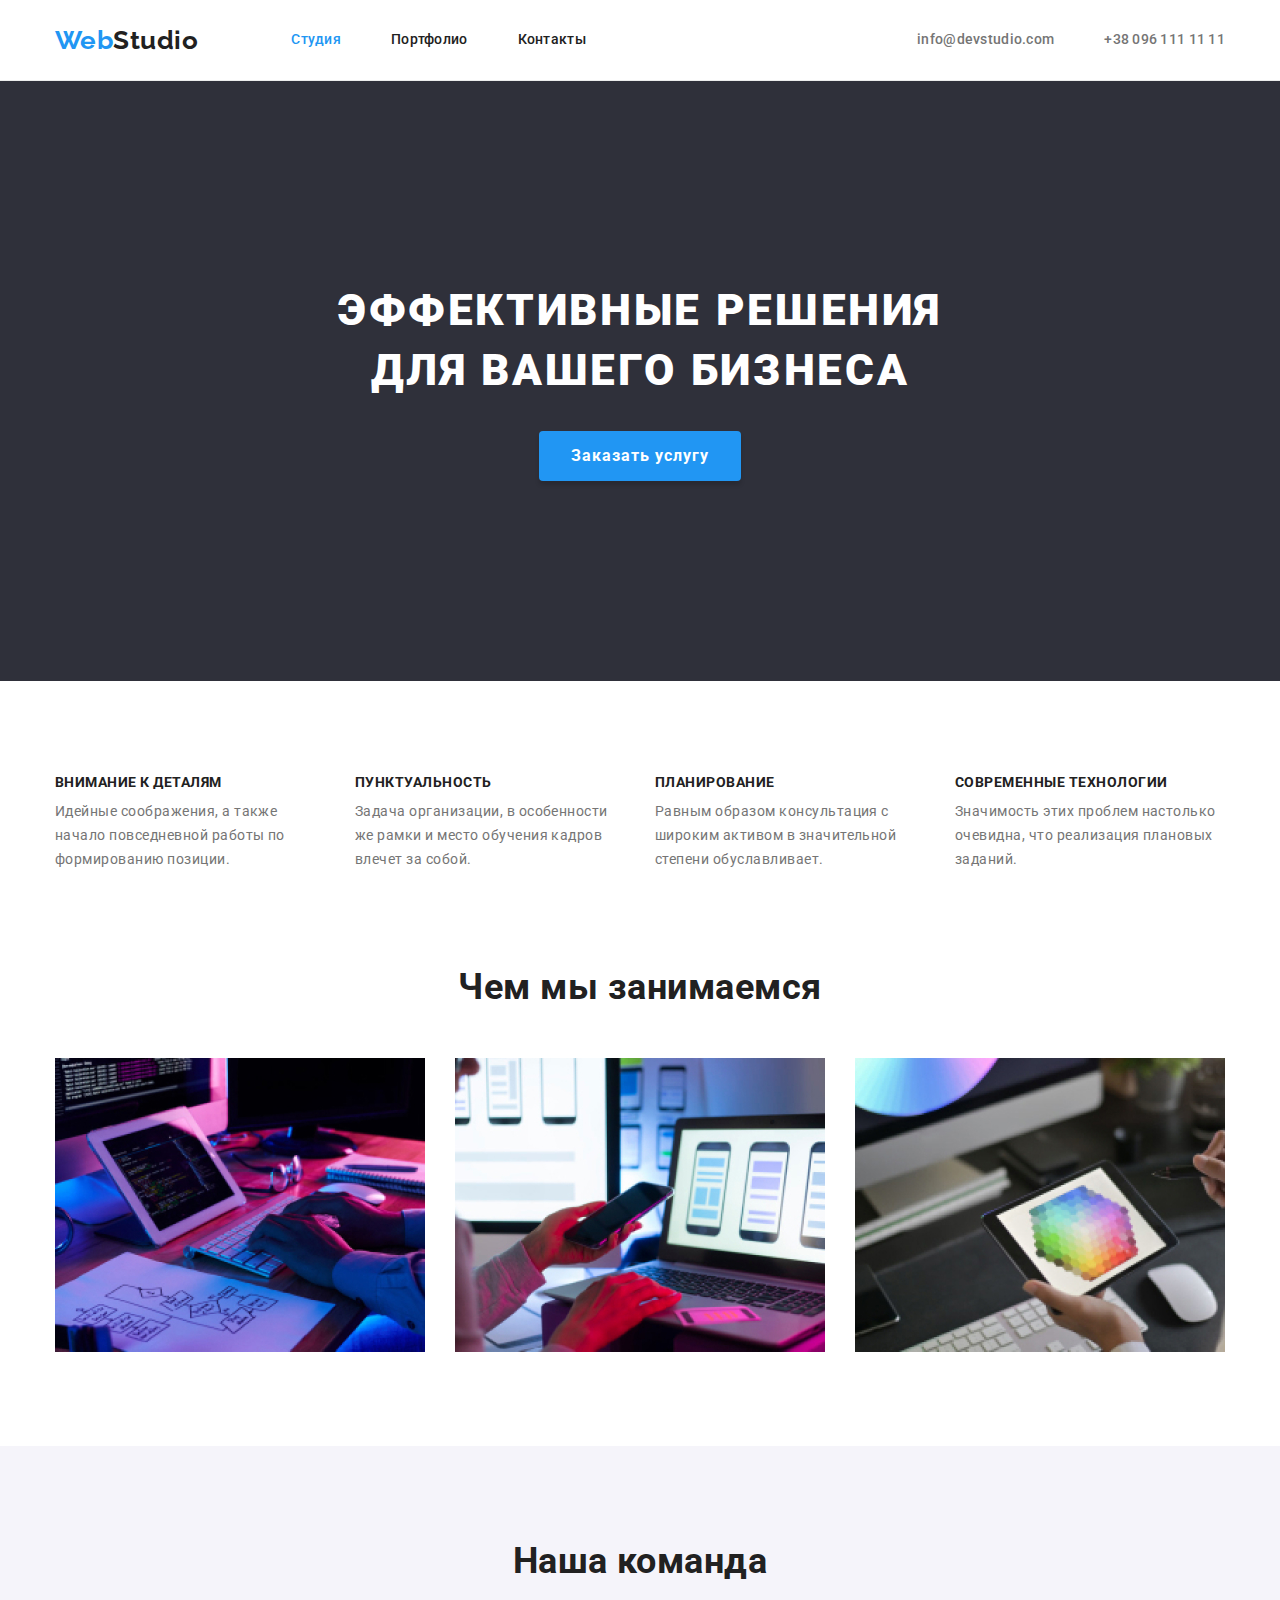
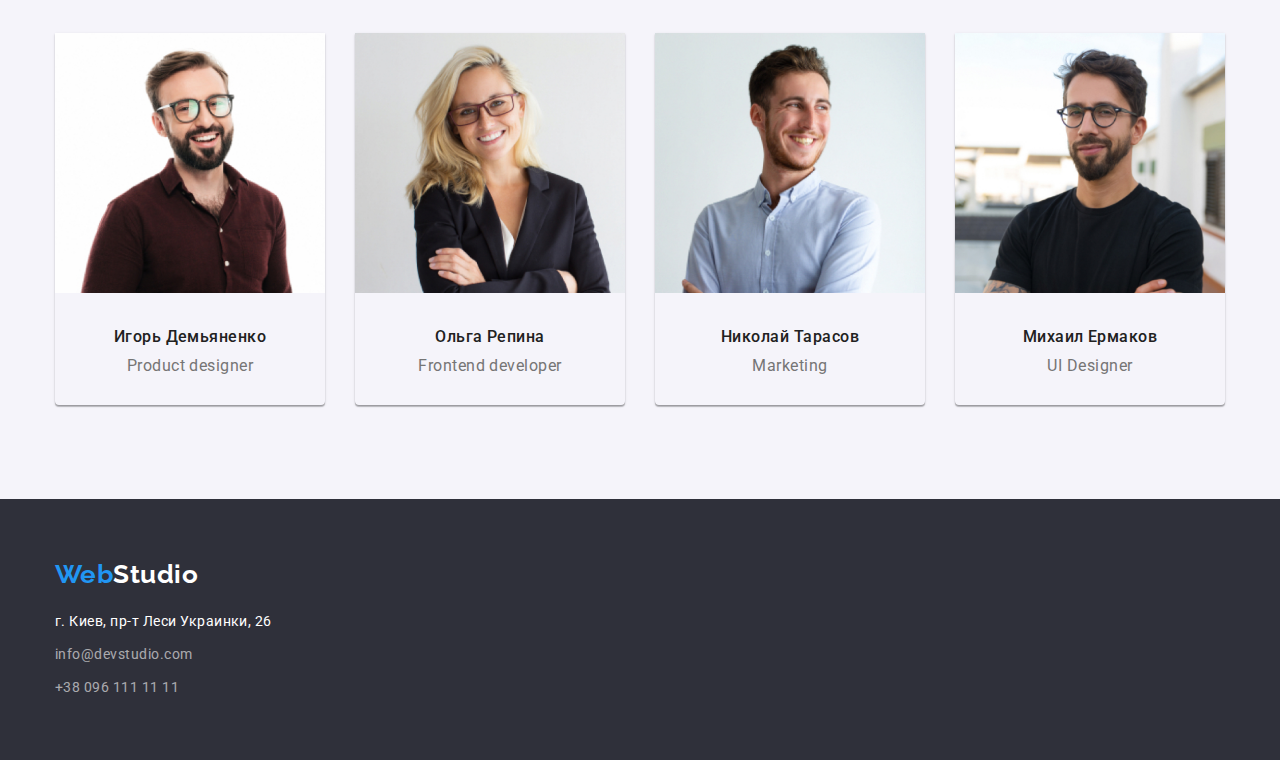
<file: index.html>
<!DOCTYPE html>
<html lang="ru">
  <head>
    <meta charset="UTF-8" />
    <meta name="viewport" content="width=device-width, initial-scale=1.0" />
    <title>Document</title>
    <link href="https://fonts.googleapis.com/css2?family=Raleway:wght@700&family=Roboto:wght@400;500;700;900&display=swap" rel="stylesheet" />
    <link rel="stylesheet" href="https://cdnjs.cloudflare.com/ajax/libs/modern-normalize/1.0.0/modern-normalize.min.css">
    <link rel="stylesheet" href="./css/styles.css" />
  </head>
  <body>
    <!-- Шапка -->
    <header class="page-header">
      <div class="container">
        <nav class="navigation">
          <a href="./index.html" class="logo link" aria-label="логотип" lang="en"><span class="accent">Web</span>Studio</a>
          <ul class="site-nav list">
            <li class="item"><a href="./index.html" class="link current">Студия</a></li>
            <li class="item"><a href="./portfolio.html" class="link">Портфолио</a></li>
            <li class="item"><a href="" class="link">Контакты</a></li>
          </ul>
        </nav>
        <ul class="contacts list">
          <li class="item"><a href="mailto:info@devstudio.com" class="link">info@devstudio.com</a></li>
          <li class="item"><a href="tel:+380961111111" class="link">+38 096 111 11 11</a></li>
        </ul>
      </div>
    </header>
    <main>
      <!-- Герой -->
      <section class="hero">
        <h1 class="hero-title">Эффективные решения<br>для вашего бизнеса</h1>
        <a href="" class="link">Заказать услугу</a>
      </section>
      <!-- Преимущества -->
      <section class="section">
        <div class="container advantages"> 
          <ul class="list">
            <li class="advantages-item">
              <h3 class="advantages-title">Внимание к деталям</h3>
              <p class="advantages-text">Идейные соображения, а также начало повседневной работы по формированию позиции.</p>
            </li>
            <li class="advantages-item">
              <h3 class="advantages-title">Пунктуальность</h3>
              <p class="advantages-text">Задача организации, в особенности же рамки и место обучения кадров влечет за собой.</p>
            </li>
            <li class="advantages-item">
              <h3 class="advantages-title">Планирование</h3>
              <p class="advantages-text">Равным образом консультация с широким активом в значительной степени обуславливает.</p>
            </li>
            <li class="advantages-item">
              <h3 class="advantages-title">Современные технологии</h3>
              <p class="advantages-text">Значимость этих проблем настолько очевидна, что реализация плановых заданий.</p>
            </li>
          </ul>
        </div>
      </section>
      <!-- Чем мы занимаемся -->
      <section class="section occupation">
        <div class="container">
          <h2 class="section-header">Чем мы занимаемся</h2>
          <ul class="list">
            <li class="occupation-item">
              <a href="" class="link"><img src="./images/studio/advantages-1.jpg" alt="Человек работает за компьютером" width="370" height="294" class="occupation-picture"/></a>
            </li>
            <li class="occupation-item">
              <a href="" class="link"><img src="./images/studio/advantages-2.jpg" alt="Человек с телефоном в руках" width="370" height="294" class="occupation-picture"/></a>
            </li>
            <li class="occupation-item">
              <a href="" class="link"><img src="./images/studio/advantages-3.jpg" alt="Планшет с изображением палитры" width="370" height="294" class="occupation-picture"/></a>
            </li>
          </ul>
        </div>
      </section>
      <!-- Команда -->
      <section class="section team">
        <div class="container">
          <h2 class="section-header">Наша команда</h2>
            <ul class="list">
              <li class="team-item">
                <img src="./images/studio/igor-demyanenko.jpg" alt="Фото Игоря Демьяненко" width="270" height="260" class="team-photo"/>
                <h3 class="team-title">Игорь Демьяненко</h3>
                <p class="team-text" lang="en">Product designer</p>
              </li>
              <li class="team-item">
                <img src="./images/studio/olga-repina.jpg" alt="Фото Ольги Репиной" width="270" height="260" class="team-photo"/>
                <h3 class="team-title">Ольга Репина</h3>
                <p class="team-text" lang="en">Frontend developer</p>
              </li>
              <li class="team-item">
                <img src="./images/studio/nikolay-tarasov.jpg" alt="Фото Николая Тарасова" width="270" height="260" class="team-photo"/>
                <h3 class="team-title">Николай Тарасов</h3>
                <p class="team-text" lang="en">Marketing</p>
              </li>
              <li class="team-item">
                <img src="./images/studio/mikhail-yermakov.jpg" alt="Фото Михаила Ермакова" width="270" height="260" class="team-photo"/>
                <h3 class="team-title">Михаил Ермаков</h3>
                <p class="team-text" lang="en">UI Designer</p>
              </li>
            </ul>
        </div>
      </section>
    </main>
    <!-- Подвал -->
    <footer class="footer">
      <div class="container">
        <a href="./index.html" class="logo link" aria-label="логотип" lang="en"><span class="accent">Web</span>Studio</a>
        <address class="address">
          <span class="address-text">г. Киев, пр-т Леси Украинки, 26</span>
          <ul class="list">
            <li class="address-item"><a href="mailto:info@devstudio.com" class="link">info@devstudio.com</a></li>
            <li class="address-item"><a href="tel:+380961111111" class="link">+38 096 111 11 11</a></li>
          </ul>
        </address>
      </div>
    </footer>
  </body>
</html>
</file>
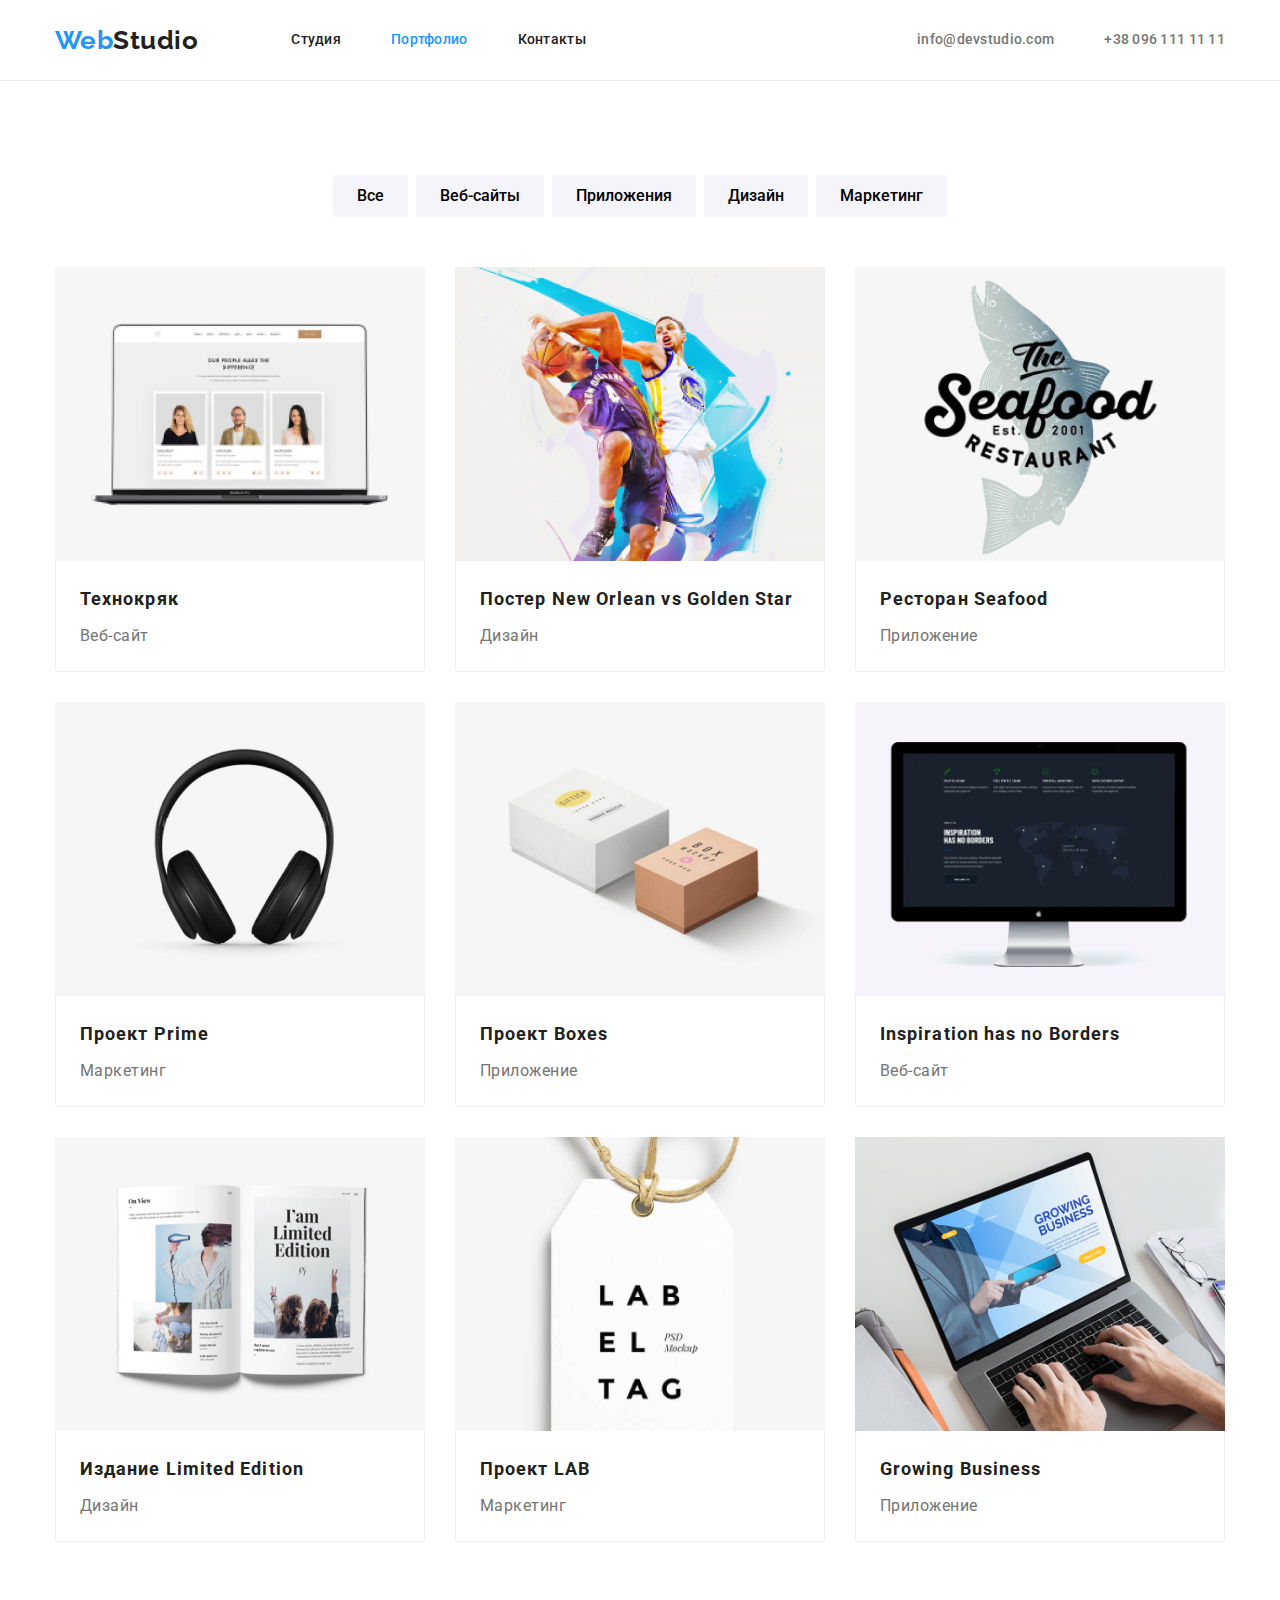
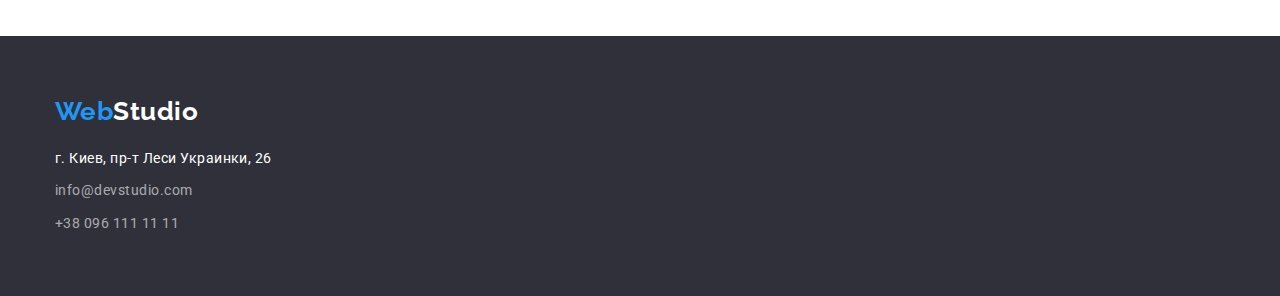
<file: portfolio.html>
<!DOCTYPE html>
<html lang="ru">
  <head>
    <meta charset="UTF-8" />
    <meta name="viewport" content="width=device-width, initial-scale=1.0" />
    <title>Document</title>
    <link href="https://fonts.googleapis.com/css2?family=Raleway:wght@700&family=Roboto:wght@400;500;700;900&display=swap" rel="stylesheet" />
    <link rel="stylesheet" href="https://cdnjs.cloudflare.com/ajax/libs/modern-normalize/1.0.0/modern-normalize.min.css">
    <link rel="stylesheet" href="./css/styles.css" />
  </head>
  <body>
    <!-- Шапка -->
    <header class="page-header">
      <div class="container">
        <nav class="navigation">
          <a href="./index.html" class="logo link" aria-label="логотип" lang="en"><span class="accent">Web</span>Studio</a>
          <ul class="site-nav list">
            <li class="item"><a href="./index.html" class="link">Студия</a></li>
            <li class="item"><a href="./portfolio.html" class="link current">Портфолио</a></li>
            <li class="item"><a href="" class="link">Контакты</a></li>
          </ul>
        </nav>
        <ul class="contacts list">
          <li class="item"><a href="mailto:info@devstudio.com" class="link">info@devstudio.com</a></li>
          <li class="item"><a href="tel:+380961111111" class="link">+38 096 111 11 11</a></li>
        </ul>
      </div>
    </header>
    <main>
      <!-- Портфолио -->
      <section class="section portfolio">
        <div class="container">
          <ul class="list portfolio-buttons">
            <li class="portfolio-button"><button type="button">Все</button></li>
            <li class="portfolio-button"><button type="button">Веб-сайты</button></li>
            <li class="portfolio-button"><button type="button">Приложения</button></li>
            <li class="portfolio-button"><button type="button">Дизайн</button></li>
            <li class="portfolio-button"><button type="button">Маркетинг</button></li>
          </ul>
          <ul class="portfolio-list list">
            <li class="portfolio-item">
              <a href="" class="link"
                ><img src="./images/portfolio/technocryack.jpg" alt="Сайт на экране ноутбука" width="370" height="294" class="portfolio-image"/>
                <div class="portfolio-content"><h2 class="portfolio-title">Технокряк</h2>
                <p class="portfolio-text">Веб-сайт</p></div></a
              >
            </li>
            <li class="portfolio-item">
              <a href="" class="link"
                ><img src="./images/portfolio/new-orlean-vs-golden-star.jpg" alt="Два баскетболиста" width="370" height="294" class="portfolio-image"/>
                <div class="portfolio-content"><h2 class="portfolio-title">Постер <span lang="en">New Orlean vs Golden Star</span></h2>
                <p class="portfolio-text">Дизайн</p></div></a
              >
            </li>
            <li class="portfolio-item">
              <a href="" class="link"
                ><img src="./images/portfolio/seafood-restaurant.jpg" alt="Логотип ресторана Seafood" width="370" height="294" class="portfolio-image"/>
                <div class="portfolio-content"><h2 class="portfolio-title">Ресторан <span lang="en">Seafood</span></h2>
                <p class="portfolio-text">Приложение</p></div></a
              >
            </li>
            <li class="portfolio-item">
              <a href="" class="link"
                ><img src="./images/portfolio/project-prime.jpg" alt="Наушники" width="370" height="294" class="portfolio-image"/>
                <div class="portfolio-content"><h2 class="portfolio-title">Проект <span lang="en">Prime</span></h2>
                <p class="portfolio-text">Маркетинг</p></div></a
              >
            </li>
            <li class="portfolio-item">
              <a href="" class="link"
                ><img src="./images/portfolio/project-boxes.jpg" alt="Две коробки" width="370" height="294" class="portfolio-image"/>
                <div class="portfolio-content"><h2 class="portfolio-title">Проект <span lang="en">Boxes</span></h2>
                <p class="portfolio-text">Приложение</p></div></a
              >
            </li>
            <li class="portfolio-item">
              <a href="" class="link"
                ><img src="./images/portfolio/inspiration-has-no-borders.jpg" alt="Сайт на экране компьютера" width="370" height="294" class="portfolio-image"/>
                <div class="portfolio-content"><h2 class="portfolio-title" lang="en">Inspiration has no Borders</h2>
                <p class="portfolio-text">Веб-сайт</p></div></a
              >
            </li>
            <li class="portfolio-item">
              <a href="" class="link"
                ><img src="./images/portfolio/limited-edition.jpg" alt="Разворот журнала" width="370" height="294" class="portfolio-image"/>
                <div class="portfolio-content"><h2 class="portfolio-title" lang="en">Издание <span>Limited Edition</span></h2>
                <p class="portfolio-text">Дизайн</p></div></a
              >
            </li>
            <li class="portfolio-item">
              <a href="" class="link"
                ><img src="./images/portfolio/project-lab.jpg" alt="Бирка" width="370" height="294" class="portfolio-image"/>
                <div class="portfolio-content"><h2 class="portfolio-title" lang="en">Проект <span>LAB</span></h2>
                <p class="portfolio-text">Маркетинг</p></div></a
              >
            </li>
            <li class="portfolio-item">
              <a href="" class="link"
                ><img src="./images/portfolio/growing-business.jpg" alt="Сайт на экране ноутбука" width="370" height="294" class="portfolio-image"/>
                <div class="portfolio-content"><h2 class="portfolio-title" lang="en">Growing Business</h2>
                <p class="portfolio-text">Приложение</p></div></a
              >
            </li>
          </ul>
        </div>
      </section>
    </main>
    <!-- Подвал -->
    <footer class="footer">
      <div class="container">
        <a href="./index.html" class="logo link" aria-label="логотип" lang="en"><span class="accent">Web</span>Studio</a>
        <address class="address">
          <span class="address-text">г. Киев, пр-т Леси Украинки, 26</span>
          <ul class="list">
            <li class="address-item"><a href="mailto:info@devstudio.com" class="link">info@devstudio.com</a></li>
            <li class="address-item"><a href="tel:+380961111111" class="link">+38 096 111 11 11</a></li>
          </ul>
        </address>
      </div>
    </footer>
  </body>
</html>
</file>
<file: css/styles.css>
/* основной цвет фона #FFFFFF */
/* вторичный цвет фона #F5F4FA */
/* темный цвет фона #2F303A */
/* основной цвет текста #212121 */
/* вторичный цвет текста #757575 */
/* цвет текста футера  rgba(255, 255, 255, 0,6);
 */
/* цвет акцента #2196F3 */
/* цвет бордера #ECECEC */
/* цвет рамки #EEEEEE */

:root {
  --primary-bg-color: #ffffff;
  --secondary-bg-color: #f5f4fa;
  --dark-bg-color: #2f303a;
  --primary-text-color: #212121;
  --secondary-text-color: #757575;
  --footer-text-color: rgba(255, 255, 255, 0.6);
  --accent-color: #2196f3;
  --border-color: #ececec;
  --frame-color: #eeeeee;
}

body {
  background-color: var(--primary-bg-color);
  color: var(--primary-text-color);
  font-family: Roboto, sans-serif;
  letter-spacing: 0.03em;
}

/* Шапка */
.container {
  width: 1200px;
  padding-left: 15px;
  padding-right: 15px;
  margin-left: auto;
  margin-right: auto;
  /* outline: 1px solid navy; */
}
.page-header {
  border-bottom: 1px solid var(--border-color);
}

.page-header .container {
  display: flex;
  justify-content: space-between;
}
.navigation {
  display: flex;
  align-items: center;
}
.logo {
  margin-right: 93px;
  color: var(--primary-text-color);
  font-family: Raleway, sans-serif;
  font-weight: 700;
  font-size: 26px;
  line-height: 1.19;
}
.accent {
  color: var(--accent-color);
}
.list {
  list-style: none;
  margin: 0;
  padding: 0;
}
.link {
  text-decoration: none;
}
.site-nav {
  display: flex;
}
.site-nav .item:not(:last-child) {
  margin-right: 50px;
}
.site-nav .link {
  display: block;
  padding-top: 32px;
  padding-bottom: 32px;

  color: var(--primary-text-color);
  font-weight: 500;
  font-size: 14px;
  line-height: 1.14;
  letter-spacing: 0.02em;
}
.site-nav .link:hover,
.site-nav .link:focus {
  color: var(--accent-color);
}
.site-nav .link.current {
  color: var(--accent-color);
}
.contacts {
  display: flex;
}
.contacts .item:not(:last-child) {
  margin-right: 50px;
}
.contacts .link {
  display: block;
  padding-top: 32px;
  padding-bottom: 32px;

  color: var(--secondary-text-color);
  font-weight: 500;
  font-size: 14px;
  line-height: 1.14;
  letter-spacing: 0.02em;
}
.contacts .link:hover,
.contacts .link:focus {
  color: var(--accent-color);
}
/* Герой */
.hero {
  padding-top: 200px;
  padding-bottom: 200px;
  background-color: var(--dark-bg-color);
  text-align: center;
}
.hero-title {
  margin-top: 0;
  margin-bottom: 30px;

  color: var(--primary-bg-color);
  font-weight: 900;
  font-size: 44px;
  line-height: 1.36;

  letter-spacing: 0.06em;
  text-transform: uppercase;
}
.hero .link {
  border-radius: 4px;
  padding: 10px 32px;
  display: inline-block;
  min-width: 200px;

  background-color: var(--accent-color);
  color: var(--primary-bg-color);
  box-shadow: 0px 4px 4px rgba(0, 0, 0, 0.15);
  font-weight: 700;
  font-size: 16px;
  line-height: 1.87;
  text-align: center;
  letter-spacing: 0.06em;
}
/* Секции */
.section {
  padding: 94px 0;
}

.section-header {
  margin-top: 0;
  margin-bottom: 50px;

  font-weight: 700;
  font-size: 36px;
  line-height: 1.17;
  text-align: center;
}

/* Преимущества */
.advantages .list {
  display: flex;
}
.advantages-item {
  width: calc((100% - 90px) / 4);
}
.advantages-item:not(:last-child) {
  margin-right: 30px;
}
.advantages-title {
  margin-top: 0;
  margin-bottom: 10px;

  font-weight: 700;
  font-size: 14px;
  line-height: 1.14;
  text-transform: uppercase;
}
.advantages-text {
  margin-top: 0;
  margin-bottom: 0;

  color: var(--secondary-text-color);

  font-weight: 400;
  font-size: 14px;
  line-height: 1.71;
}
/* Чем мы занимаемся */
.section.occupation {
  padding-top: 0;
}
.occupation .list {
  display: flex;
}
.occupation-item:not(:last-child) {
  margin-right: 30px;
}
.occupation .link {
  display: block;
}
.occupation-picture {
  display: block;
}
/* Команда */
.team {
  background-color: var(--secondary-bg-color);
}
.team .list {
  display: flex;
}
.team-item {
  padding-bottom: 30px;
  border-radius: 0px 0px 4px 4px;
  box-shadow: 0px 1px 3px rgba(0, 0, 0, 0.12), 0px 1px 1px rgba(0, 0, 0, 0.14), 0px 2px 1px rgba(0, 0, 0, 0.2);
}
.team-item:not(:last-child) {
  margin-right: 30px;
}
.team-photo {
  margin-bottom: 30px;
}
.team-title {
  margin-top: 0;
  margin-bottom: 10px;

  font-weight: 500;
  font-size: 16px;
  line-height: 1.19;
  text-align: center;
}
.team-text {
  margin-top: 0;
  margin-bottom: 0;

  color: var(--secondary-text-color);
  font-weight: 400;
  font-size: 16px;
  line-height: 1.19;
  text-align: center;
}
/* Подвал */

.footer {
  padding-top: 60px;
  padding-bottom: 60px;
  background-color: var(--dark-bg-color);
}
.footer .logo {
  display: block;
  padding-bottom: 20px;
  color: var(--primary-bg-color);
}
.address {
  color: var(--primary-bg-color);
  font-style: normal;
  font-weight: 400;
  font-size: 14px;
  line-height: 1.71;
}
.address .link {
  color: var(--footer-text-color);
}
.address .link:hover,
.address .link:focus {
  color: var(--accent-color);
}
.address-text {
  display: block;
  margin-bottom: 9px;
}
.address-item:not(:last-child) {
  margin-bottom: 9px;
}
/* Портфолио */

.portfolio button {
  padding: 6px 22px;
  border-radius: 4px;

  font-family: inherit;
  border-color: transparent;
  background-color: var(--secondary-bg-color);
  font-weight: 500;
  font-size: 16px;
  line-height: 1.62;
  text-align: center;
}
.portfolio-button:not(:last-child) {
  margin-right: 8px;
}

.portfolio button:hover,
.portfolio button:focus {
  color: var(--primary-bg-color);
  background-color: var(--accent-color);
}
.portfolio-buttons {
  display: flex;
  justify-content: center;
  margin-bottom: 50px;
}
.portfolio-list {
  display: flex;
  flex-wrap: wrap;
}
.portfolio-item {
  margin-right: 30px;
  margin-bottom: 30px;
}
.portfolio-item .link {
  display: block;
}
.portfolio-item:nth-child(3n) {
  margin-right: 0;
}
.portfolio-item:nth-last-child(-n + 3) {
  margin-bottom: 0;
}
.portfolio-image {
  display: block;
}
.portfolio-content {
  padding: 20px 24px;
  border-right: 1px solid var(--frame-color);
  border-bottom: 1px solid var(--frame-color);
  border-left: 1px solid var(--frame-color);
  border-bottom-left-radius: 4px;
  border-bottom-right-radius: 4px;
}
.portfolio-title {
  margin-top: 0;
  margin-bottom: 4px;

  color: var(--primary-text-color);
  font-weight: 700;
  font-size: 18px;
  line-height: 2;
  letter-spacing: 0.06em;
}
.portfolio-text {
  margin-top: 0;
  margin-bottom: 0;

  color: var(--secondary-text-color);
  font-weight: 400;
  font-size: 16px;
  line-height: 1.87;
}
</file>
